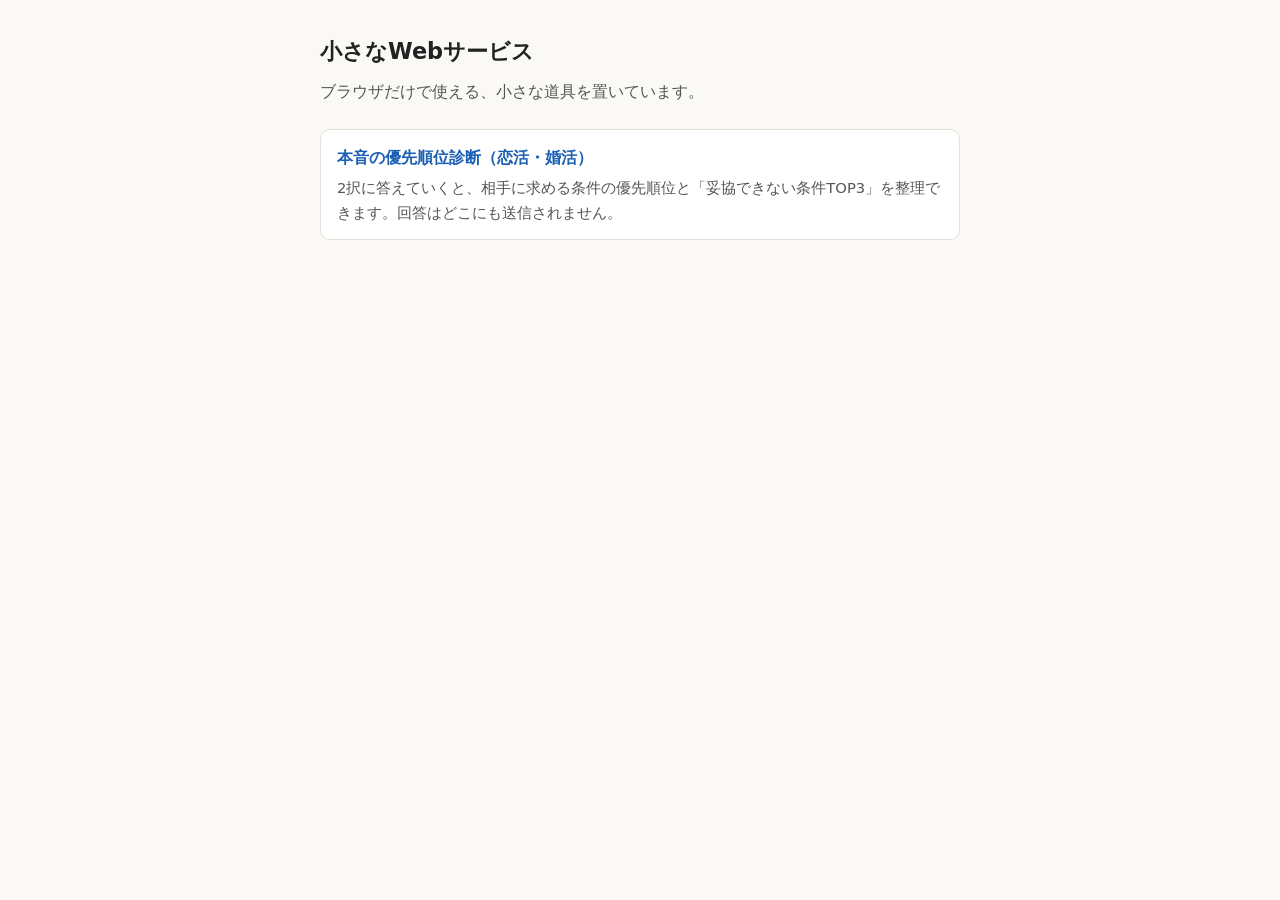
<file: index.html>
<!doctype html>
<html lang="ja">
<head>
<meta charset="utf-8">
<meta name="viewport" content="width=device-width, initial-scale=1">
<title>小さなWebサービス</title>
<style>
  body { margin: 0; font-family: system-ui, -apple-system, "Hiragino Sans", sans-serif; background: #faf9f6; color: #222; line-height: 1.7; }
  main { max-width: 640px; margin: 0 auto; padding: 32px 16px 48px; }
  h1 { font-size: 1.4rem; margin: 0 0 8px; }
  p.lead { color: #555; margin: 0 0 24px; }
  ul.list { list-style: none; padding: 0; margin: 0; }
  ul.list li { background: #fff; border: 1px solid #e3e0d8; border-radius: 10px; padding: 14px 16px; margin-bottom: 12px; }
  ul.list a { font-weight: bold; color: #1a5fb4; text-decoration: none; }
  ul.list p { margin: 4px 0 0; font-size: .92rem; color: #555; }
  .empty { color: #777; }
</style>
</head>
<body>
<main>
  <h1>小さなWebサービス</h1>
  <p class="lead">ブラウザだけで使える、小さな道具を置いています。</p>
  <ul class="list">
    <li><a href="honne-priority/">本音の優先順位診断（恋活・婚活）</a><p>2択に答えていくと、相手に求める条件の優先順位と「妥協できない条件TOP3」を整理できます。回答はどこにも送信されません。</p></li>
  </ul>
</main>
</body>
</html>
</file>
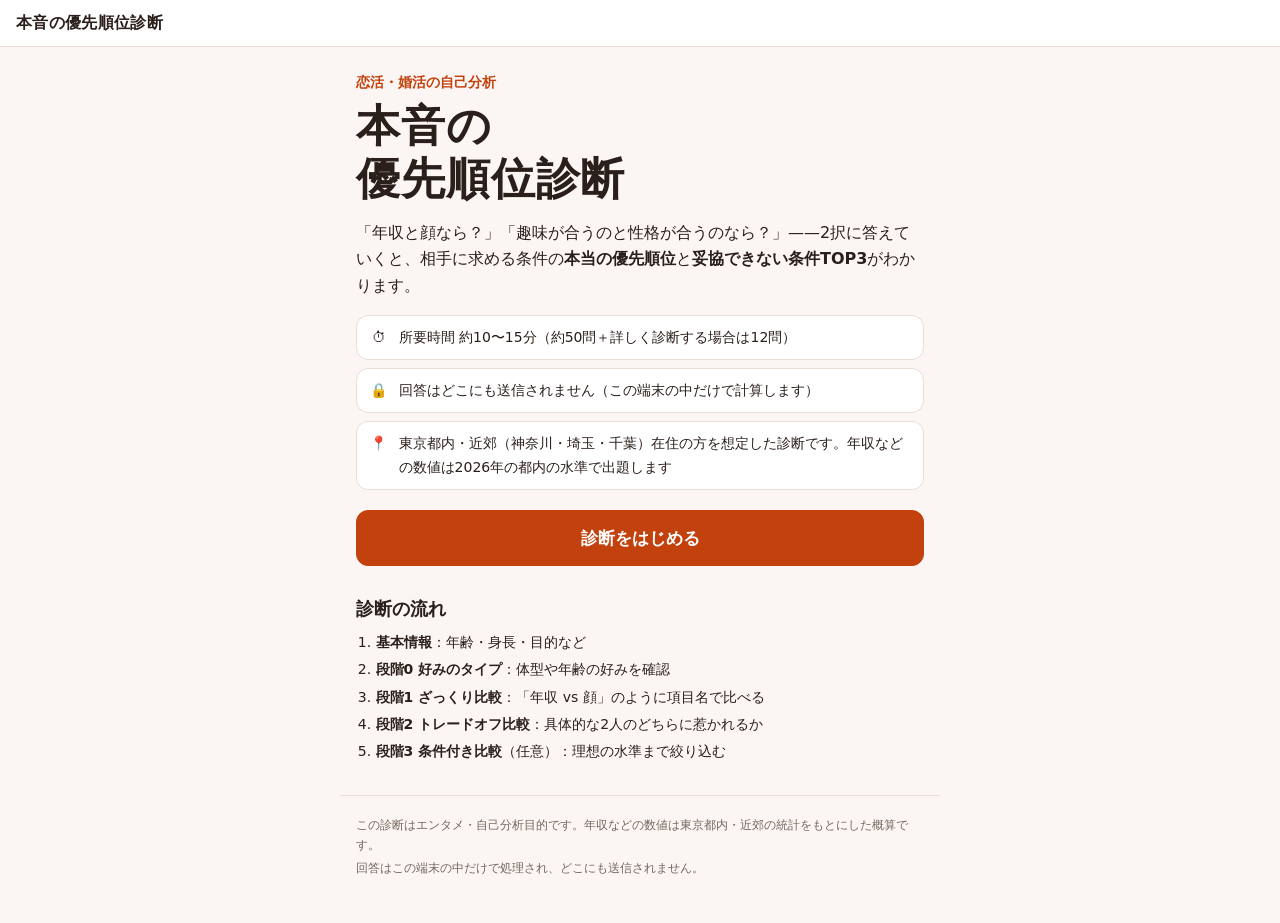
<file: honne-priority/index.html>
<!doctype html>
<html lang="ja">
<head>
  <meta charset="utf-8">
  <meta name="viewport" content="width=device-width, initial-scale=1, viewport-fit=cover">
  <title>本音の優先順位診断｜恋活・婚活</title>
  <meta name="description" content="2択に答えるだけで、恋活・婚活で相手に求める条件の「本当の優先順位」と「妥協できない条件TOP3」がわかる自己分析診断。回答はどこにも送信されません。">
  <meta name="theme-color" content="#fbf6f3">
  <meta property="og:type" content="website">
  <meta property="og:title" content="本音の優先順位診断｜恋活・婚活">
  <meta property="og:description" content="2択に答えるだけで、相手に求める条件の「本当の優先順位」と「妥協できない条件TOP3」がわかる診断。">
  <meta property="og:locale" content="ja_JP">
  <meta name="twitter:card" content="summary">
  <link rel="icon" href="data:image/svg+xml,%3Csvg xmlns='http://www.w3.org/2000/svg' viewBox='0 0 64 64'%3E%3Crect width='64' height='64' rx='14' fill='%23c2410c'/%3E%3Cpath d='M32 50 14 32a10 10 0 0 1 18-12 10 10 0 0 1 18 12Z' fill='%23fff'/%3E%3C/svg%3E">
  <link rel="stylesheet" href="css/style.css">
</head>
<body>
  <header class="top">
    <a href="./" id="homeLink" class="brand">本音の優先順位診断</a>
  </header>
  <div id="progress" class="progress" hidden></div>
  <main id="app" class="app">
    <noscript><p class="notice">このサイトを使うには JavaScript を有効にしてください。</p></noscript>
  </main>
  <footer class="foot">
    <p>この診断はエンタメ・自己分析目的です。年収などの数値は東京都内・近郊の統計をもとにした概算です。</p>
    <p>回答はこの端末の中だけで処理され、どこにも送信されません。</p>
  </footer>
  <script src="js/data.js"></script>
  <script src="js/engine.js"></script>
  <script src="js/app.js"></script>
</body>
</html>
</file>
<file: honne-priority/css/style.css>
:root {
  --bg: #fbf6f3;
  --surface: #ffffff;
  --ink: #2a1f1b;
  --muted: #76675f;
  --line: #eaded6;
  --accent: #c2410c;
  --accent-soft: #fde7da;
  --accent-ink: #ffffff;
  --a: #c2410c;
  --b: #1d6f8f;
  --b-soft: #dcedf3;
  --was: #f59e0b;
  --l5: #b91c1c;
  --l4: #ea580c;
  --l3: #d29a10;
  --l2: #8fa3ad;
  --l1: #c9d1d5;
  --radius: 14px;
  --font: "Hiragino Sans", "Hiragino Kaku Gothic ProN", "Yu Gothic", "Meiryo", "Noto Sans JP", system-ui, sans-serif;
}
@media (prefers-color-scheme: dark) {
  :root {
    --bg: #1a1513;
    --surface: #251e1b;
    --ink: #f3ebe6;
    --muted: #b3a49b;
    --line: #3d322d;
    --accent: #fb7a3c;
    --accent-soft: #43271b;
    --accent-ink: #1a1513;
    --a: #fb7a3c;
    --b: #5ab3d4;
    --b-soft: #1d3540;
    --l2: #6f828b;
    --l1: #4a5559;
  }
}

* { box-sizing: border-box; }
html { -webkit-text-size-adjust: 100%; }
body {
  margin: 0;
  background: var(--bg);
  color: var(--ink);
  font-family: var(--font);
  line-height: 1.65;
  overflow-wrap: anywhere;
}
button, input, select, textarea { font: inherit; color: inherit; }
a { color: var(--accent); }
[hidden] { display: none !important; }

.top { padding: 10px 16px; border-bottom: 1px solid var(--line); background: var(--surface); }
.brand { color: var(--ink); text-decoration: none; font-weight: 800; letter-spacing: .02em; }
.app { max-width: 600px; margin: 0 auto; padding: 16px 16px 28px; min-height: 70vh; }
.foot { max-width: 600px; margin: 0 auto; padding: 16px 16px 40px; font-size: 12px; color: var(--muted); border-top: 1px solid var(--line); }
.foot p { margin: 4px 0; }
.small { font-size: 13px; color: var(--muted); }
.center { text-align: center; }

/* ---------- ボタン */
.btn {
  display: inline-flex; align-items: center; justify-content: center; text-align: center;
  min-height: 48px; padding: 10px 16px; border-radius: 12px;
  background: var(--surface); border: 1.5px solid var(--line); color: var(--ink);
  font-weight: 700; text-decoration: none; cursor: pointer;
  -webkit-tap-highlight-color: transparent; touch-action: manipulation;
}
.btn:hover { border-color: var(--accent); }
.btn:disabled { opacity: .6; cursor: progress; }
.btn.primary { background: var(--accent); border-color: var(--accent); color: var(--accent-ink); }
.btn.big { min-height: 56px; font-size: 17px; width: 100%; }
.btn.ghost { background: transparent; border-color: transparent; color: var(--muted); font-weight: 600; padding-left: 4px; }
.btn.was, .opt.was, .vcard.was, .sbtn.was .dot { box-shadow: 0 0 0 3px var(--was); }
.row { display: flex; gap: 8px; }
.row > .btn { flex: 1; }
.row.three > .btn { flex: 1; min-height: 56px; }
.stack { display: grid; gap: 10px; margin: 20px 0 8px; }
.nav { display: flex; justify-content: space-between; align-items: center; margin-top: 20px; gap: 8px; }
.nav .btn.primary { min-width: 140px; }

/* ---------- 進捗 */
.progress {
  position: sticky; top: 0; z-index: 5;
  background: color-mix(in srgb, var(--bg) 94%, transparent);
  backdrop-filter: blur(6px); -webkit-backdrop-filter: blur(6px);
  border-bottom: 1px solid var(--line);
  padding: 8px 16px 10px;
}
.pills, .ptext, .pbar { max-width: 568px; margin-left: auto; margin-right: auto; }
.pills { display: flex; gap: 4px; }
.pill {
  flex: 1; text-align: center; font-size: 11px; line-height: 1.9; border-radius: 99px;
  background: var(--line); color: var(--muted); white-space: nowrap;
}
.pill.done { background: var(--accent-soft); color: var(--accent); }
.pill.now { background: var(--accent); color: var(--accent-ink); font-weight: 700; }
.pill.optional:not(.now):not(.done) { background: transparent; border: 1px dashed var(--line); }
.ptext { display: flex; justify-content: space-between; margin-top: 6px; font-size: 13px; font-weight: 700; }
.pcount { color: var(--muted); font-variant-numeric: tabular-nums; }
.pbar { height: 6px; border-radius: 3px; background: var(--line); overflow: hidden; margin-top: 4px; }
.pbar > span { display: block; height: 100%; background: var(--accent); transition: width .25s; }

/* ---------- トップ */
.kicker { margin: 8px 0 0; color: var(--accent); font-weight: 700; font-size: 14px; }
.hero h1 { font-size: 36px; line-height: 1.2; margin: 6px 0 14px; letter-spacing: .02em; }
.lead { margin: 0 0 16px; }
.facts { list-style: none; padding: 0; margin: 0 0 20px; display: grid; gap: 8px; }
.facts li {
  display: flex; gap: 10px; align-items: flex-start;
  background: var(--surface); border: 1px solid var(--line); border-radius: 12px; padding: 10px 12px; font-size: 14px;
}
.facts .ic { flex: none; width: 1.4em; text-align: center; }
.resume { background: var(--surface); border: 1.5px solid var(--accent); border-radius: var(--radius); padding: 14px 16px; }
.resume p { margin: 0 0 10px; }
.how { margin-top: 28px; }
.how h2 { font-size: 18px; margin: 0 0 8px; }
.how ol { margin: 0; padding-left: 1.4em; font-size: 14px; }
.how li { margin: 4px 0; }

/* ---------- 基本情報 */
.form .field { margin: 18px 0; }
.flabel { font-weight: 700; margin-bottom: 6px; }
.seg { display: flex; gap: 8px; }
.segopt { flex: 1; position: relative; }
.segopt input { position: absolute; opacity: 0; inset: 0; }
.segopt span {
  display: flex; align-items: center; justify-content: center; min-height: 50px; border-radius: 12px;
  background: var(--surface); border: 1.5px solid var(--line); font-weight: 700; cursor: pointer;
}
.segopt input:checked + span { background: var(--accent); border-color: var(--accent); color: var(--accent-ink); }
.segopt input:focus-visible + span { outline: 2px solid var(--accent); outline-offset: 2px; }
.unit { display: flex; align-items: center; gap: 8px; }
.unit input { width: 140px; }
input[type=text] { width: 100%; }
input[type=number], input[type=text], select {
  min-height: 50px; padding: 8px 12px; border-radius: 12px; border: 1.5px solid var(--line);
  background: var(--surface); font-size: 17px;
}
select { width: 100%; }
.hint { margin: 4px 0 0; font-size: 12px; color: var(--muted); }
.err { margin: 4px 0 0; color: var(--l5); font-size: 13px; font-weight: 700; min-height: 0; }
.err:empty { display: none; }

/* ---------- 質問の共通 */
.qlead { margin: 6px 0 0; font-size: 13px; color: var(--muted); }
.qtitle { font-size: 21px; line-height: 1.4; margin: 2px 0 16px; }

/* 段階0 */
.ref { margin: -6px 0 14px; }
.ref img { display: block; width: 100%; height: auto; max-height: 34vh; object-fit: contain; border-radius: 14px; border: 1px solid var(--line); background: var(--surface); }
.ref figcaption { margin-top: 4px; font-size: 12px; color: var(--muted); }
.opts { display: grid; gap: 10px; }
.opt {
  min-height: 56px; padding: 12px 16px; border-radius: 14px; text-align: left;
  background: var(--surface); border: 1.5px solid var(--line); font-weight: 700; font-size: 16px; cursor: pointer;
  touch-action: manipulation;
}
.opt:hover { border-color: var(--accent); }
.opt.any { color: var(--muted); font-weight: 600; border-style: dashed; }
.opt.sel { background: var(--accent); border-color: var(--accent); color: var(--accent-ink); }
.ngbox { margin-top: 14px; padding: 14px; border-radius: 14px; background: var(--surface); border: 1.5px solid var(--line); }
.nghead { margin: 0 0 10px; font-size: 15px; }
.nghead span { display: block; font-size: 12px; color: var(--muted); }
.ngchips { display: flex; flex-wrap: wrap; gap: 8px; margin-bottom: 12px; }
.chip {
  min-height: 42px; padding: 6px 14px; border-radius: 99px; cursor: pointer; font-weight: 700; font-size: 14px;
  background: var(--bg); border: 1.5px solid var(--line); touch-action: manipulation;
}
.chip.on { background: var(--l5); border-color: var(--l5); color: #fff; }
.nglist { list-style: none; padding: 0; margin: 0; display: grid; gap: 6px; }
.nglist li { font-size: 14px; background: var(--bg); border-radius: 10px; padding: 8px 12px; }
.ngname { display: inline-block; min-width: 6em; font-weight: 800; color: var(--l5); margin-right: 6px; }

/* 段階1 */
.vs { display: grid; grid-template-columns: 1fr auto 1fr; align-items: stretch; gap: 6px; }
.vsmark { align-self: center; font-weight: 800; color: var(--muted); font-size: 13px; }
.vcard {
  display: flex; flex-direction: column; align-items: center; justify-content: center; gap: 4px;
  min-height: 150px; padding: 14px 10px; border-radius: 16px; cursor: pointer; text-align: center;
  background: var(--surface); border: 2px solid var(--line); touch-action: manipulation;
}
.vcard:hover { border-color: var(--accent); }
.vname { font-size: 19px; font-weight: 800; line-height: 1.35; }
.vdesc { font-size: 12px; color: var(--muted); line-height: 1.4; }
.vact { margin-top: 6px; font-size: 13px; font-weight: 700; color: var(--accent); }
.row.sub { margin-top: 10px; }
.row.sub .btn { font-size: 14px; }

/* 段階2 */
.pcards { display: grid; gap: 10px; }
.pcard { position: relative; background: var(--surface); border: 1.5px solid var(--line); border-radius: 16px; padding: 14px 14px 14px 52px; }
.pcard p { margin: 0; font-size: 15.5px; }
.ptag {
  position: absolute; left: 12px; top: 12px; width: 30px; height: 30px; border-radius: 50%;
  display: flex; align-items: center; justify-content: center; font-weight: 800; color: #fff;
}
.pcard.a .ptag { background: var(--a); }
.pcard.b .ptag { background: var(--b); }
.scale { display: grid; grid-template-columns: repeat(5, 1fr); gap: 4px; margin-top: 16px; }
.sbtn {
  display: flex; flex-direction: column; align-items: center; gap: 6px; padding: 6px 0;
  background: none; border: 0; cursor: pointer; touch-action: manipulation;
}
.sbtn .dot { display: block; border-radius: 50%; border: 2.5px solid currentColor; background: var(--surface); transition: transform .1s; }
.sbtn:hover .dot, .sbtn:focus-visible .dot { transform: scale(1.1); }
.sbtn.s0, .sbtn.s1 { color: var(--a); }
.sbtn.s3, .sbtn.s4 { color: var(--b); }
.sbtn.s2 { color: var(--muted); }
.sbtn.s0 .dot, .sbtn.s4 .dot { width: 52px; height: 52px; }
.sbtn.s1 .dot, .sbtn.s3 .dot { width: 42px; height: 42px; }
.sbtn.s2 .dot { width: 34px; height: 34px; margin: 9px 0; }
.sbtn.s1 .dot, .sbtn.s3 .dot { margin: 5px 0; }
.slabel { font-size: 11.5px; font-weight: 700; line-height: 1.3; color: var(--ink); }

/* 段階2の参考画像（STRIPS の1コマを切り出して A・B に表示） */
.simg { display: grid; grid-template-columns: 1fr 1fr; gap: 6px; margin: -6px auto 12px; max-width: 360px; align-items: start; }
.shalf {
  position: relative; justify-self: center; width: 100%; max-width: calc(34vh * var(--ar, 1)); border-radius: 14px; border: 1px solid var(--line); overflow: hidden;
  background-color: var(--surface); background-repeat: no-repeat;
}
.shalf .ptag { left: 8px; top: 8px; }
.ptag.a { background: var(--a); }
.ptag.b { background: var(--b); }
.scap {
  position: absolute; left: 0; right: 0; bottom: 0; padding: 14px 6px 5px; text-align: center;
  font-size: 11.5px; font-weight: 700; color: #fff; background: linear-gradient(transparent, rgba(0, 0, 0, .55));
}
.s3ref { margin: -4px 0 10px; }
.s3ref img { max-height: 24vh; }

/* 段階3 */
.ptable { width: 100%; border-collapse: separate; border-spacing: 0; font-size: 14px; background: var(--surface); border: 1.5px solid var(--line); border-radius: 14px; overflow: hidden; }
.ptable th, .ptable td { padding: 10px 8px; border-bottom: 1px solid var(--line); vertical-align: top; text-align: left; }
.ptable tr:last-child th, .ptable tr:last-child td { border-bottom: 0; }
.ptable thead th { font-size: 13px; text-align: center; }
.ptable thead th:nth-child(2) { color: var(--a); }
.ptable thead th:nth-child(3) { color: var(--b); }
.ptable tbody th { width: 28%; font-size: 12.5px; color: var(--muted); font-weight: 700; }
.ptable td { width: 36%; }
.ptable tr.diff td { background: var(--accent-soft); font-weight: 700; }
.gate p { margin: 8px 0; }

/* ---------- 結果 */
.rcard { background: var(--surface); border: 1px solid var(--line); border-radius: 18px; padding: 18px 16px 14px; }
.rtitle { font-size: 24px; margin: 2px 0 12px; }
.top3 { list-style: none; padding: 0; margin: 0 0 8px; display: grid; gap: 8px; }
.top3 li {
  display: grid; grid-template-columns: 40px 1fr; grid-template-rows: auto auto; column-gap: 10px;
  background: var(--accent-soft); border-radius: 14px; padding: 10px 12px;
}
.rank {
  grid-row: 1 / 3; align-self: center; width: 36px; height: 36px; border-radius: 50%;
  background: var(--accent); color: var(--accent-ink); font-weight: 800; font-size: 18px;
  display: flex; align-items: center; justify-content: center;
}
.tname { font-weight: 800; font-size: 17px; }
.ttext { font-size: 14px; }
.rsec { margin-top: 18px; }
.rsec h3 { font-size: 16px; margin: 0 0 8px; padding-bottom: 4px; border-bottom: 1.5px solid var(--line); }
.gaps { list-style: none; padding: 0; margin: 0; display: grid; gap: 8px; }
.gaps li { display: flex; gap: 8px; font-size: 14px; background: var(--bg); border-radius: 12px; padding: 10px 12px; }
.gicon { flex: none; width: 20px; height: 20px; margin-top: 2px; border-radius: 50%; background: var(--accent); color: var(--accent-ink); font-size: 12px; font-weight: 800; display: flex; align-items: center; justify-content: center; }
.ilist { list-style: none; padding: 0; margin: 0; }
.ilist li { padding: 10px 0; border-bottom: 1px solid var(--line); }
.ilist li:last-child { border-bottom: 0; }
.ihead { display: flex; justify-content: space-between; align-items: baseline; gap: 8px; }
.iname { font-weight: 700; }
.ilabel { font-size: 12px; font-weight: 800; white-space: nowrap; }
.ibar { height: 8px; border-radius: 4px; background: var(--line); overflow: hidden; margin: 4px 0 4px; }
.ibar > span { display: block; height: 100%; border-radius: 4px; }
.iideal { font-size: 13px; color: var(--muted); }
.iideal span { display: inline-block; font-size: 11px; font-weight: 700; border: 1px solid var(--line); border-radius: 4px; padding: 0 5px; margin-right: 6px; }
.l5 .ilabel { color: var(--l5); } .l5 .ibar > span { background: var(--l5); }
.l4 .ilabel { color: var(--l4); } .l4 .ibar > span { background: var(--l4); }
.l3 .ilabel { color: var(--l3); } .l3 .ibar > span { background: var(--l3); }
.l2 .ilabel { color: var(--l2); } .l2 .ibar > span { background: var(--l2); }
.l1 .ilabel { color: var(--muted); } .l1 .ibar > span { background: var(--l1); }
.rnote { font-size: 12px; color: var(--muted); margin: 14px 0 0; }
.rsite { display: none; }
.more-note { display: none; }
/* 画像に書き出すときだけ：上位10項目まで＋サイト名 */
.capturing .ilist li:nth-child(n+11) { display: none; }
.capturing .more-note { display: block; font-size: 12px; color: var(--muted); margin: 6px 0 0; }
.capturing .rsite { display: block; text-align: right; font-weight: 800; color: var(--accent); margin: 10px 0 0; font-size: 13px; }
.actions { display: grid; gap: 10px; margin-top: 16px; }
.sharebox { display: grid; gap: 8px; background: var(--surface); border: 1px solid var(--line); border-radius: 14px; padding: 12px; }
.sharebox textarea { width: 100%; border-radius: 10px; border: 1px solid var(--line); background: var(--bg); padding: 10px; font-size: 14px; resize: vertical; }
.sharebox .small { margin: 0; }

.modal { position: fixed; inset: 0; z-index: 20; background: rgba(0, 0, 0, .55); display: flex; align-items: center; justify-content: center; padding: 16px; }
.mbox { background: var(--surface); border-radius: 16px; padding: 14px; max-width: 480px; width: 100%; max-height: 92vh; overflow: auto; }
.mbox img { width: 100%; height: auto; display: block; border-radius: 10px; border: 1px solid var(--line); }
.notice { padding: 16px; background: var(--surface); border-radius: 12px; }

@media (min-width: 600px) {
  .hero h1 { font-size: 44px; }
  .opts.two { grid-template-columns: 1fr 1fr; }
  .slabel { font-size: 13px; }
}
@media (prefers-reduced-motion: reduce) { * { transition: none !important; } }
</file>
